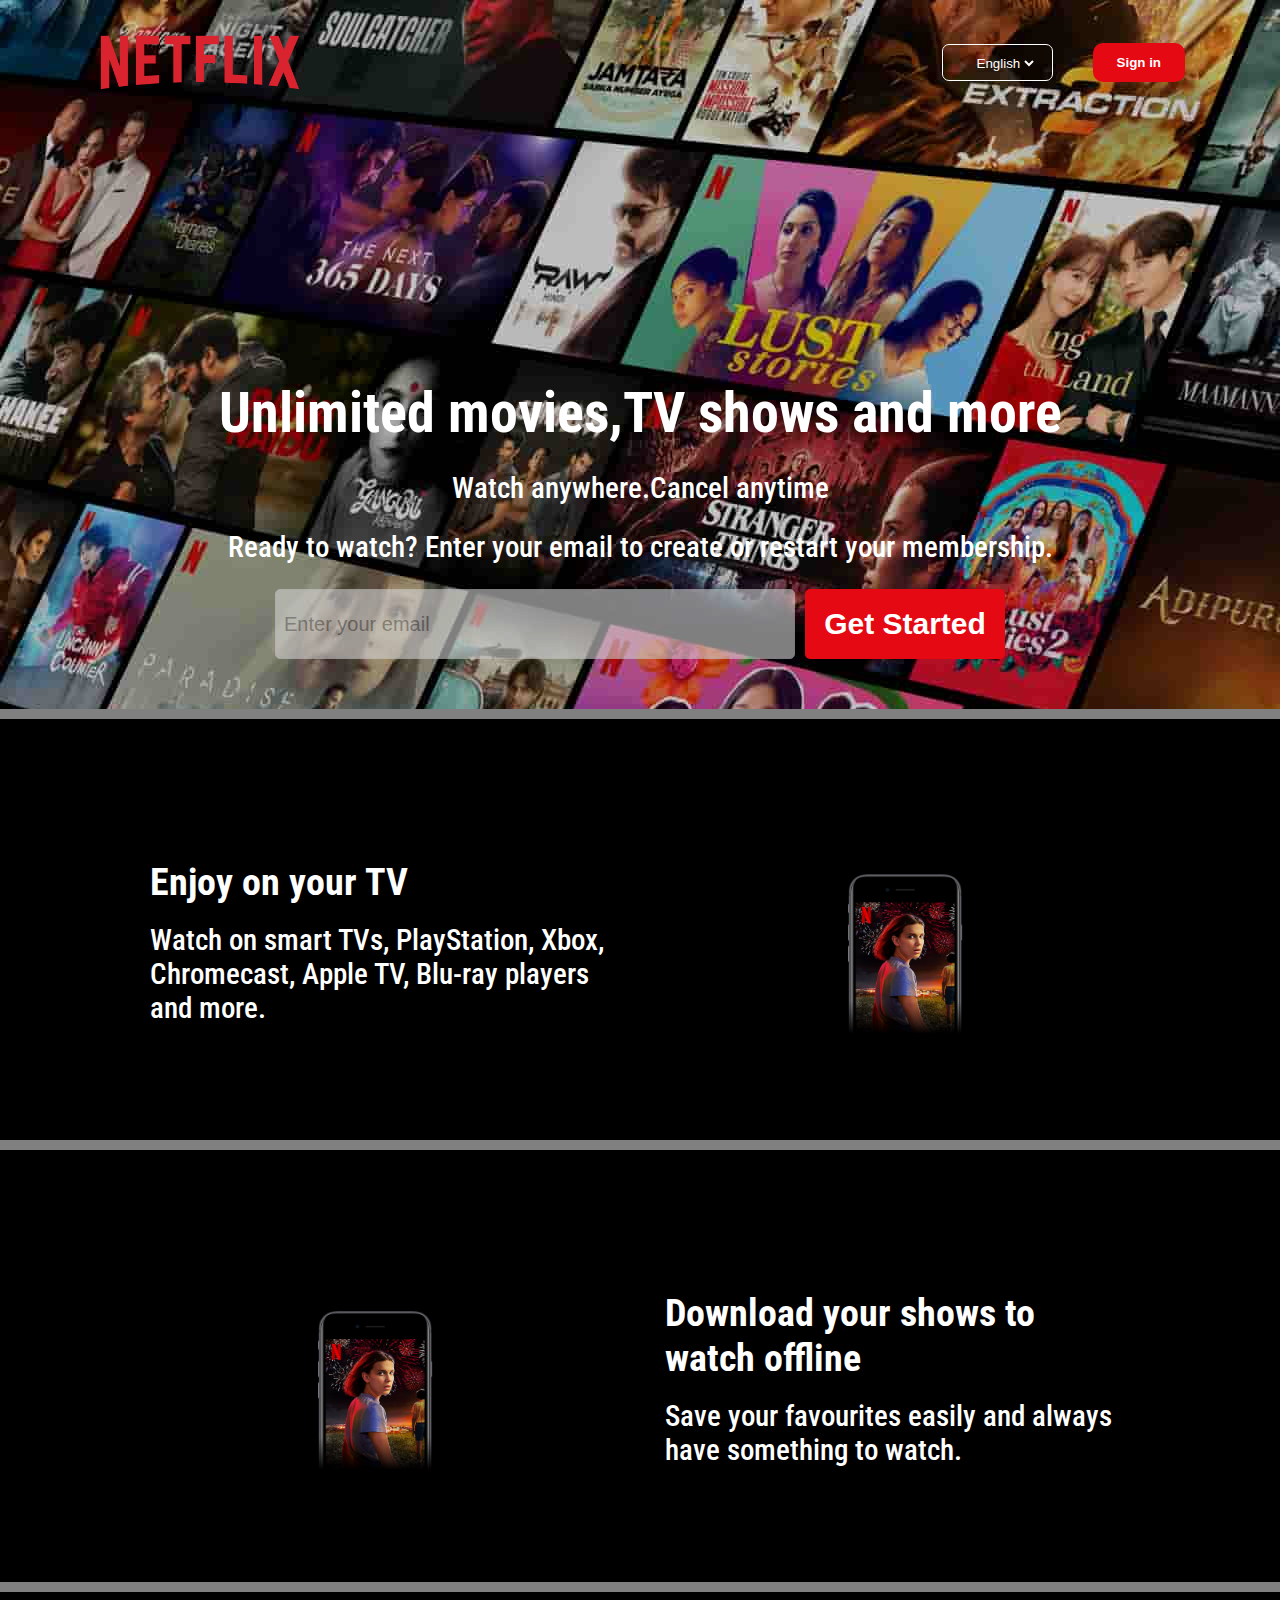
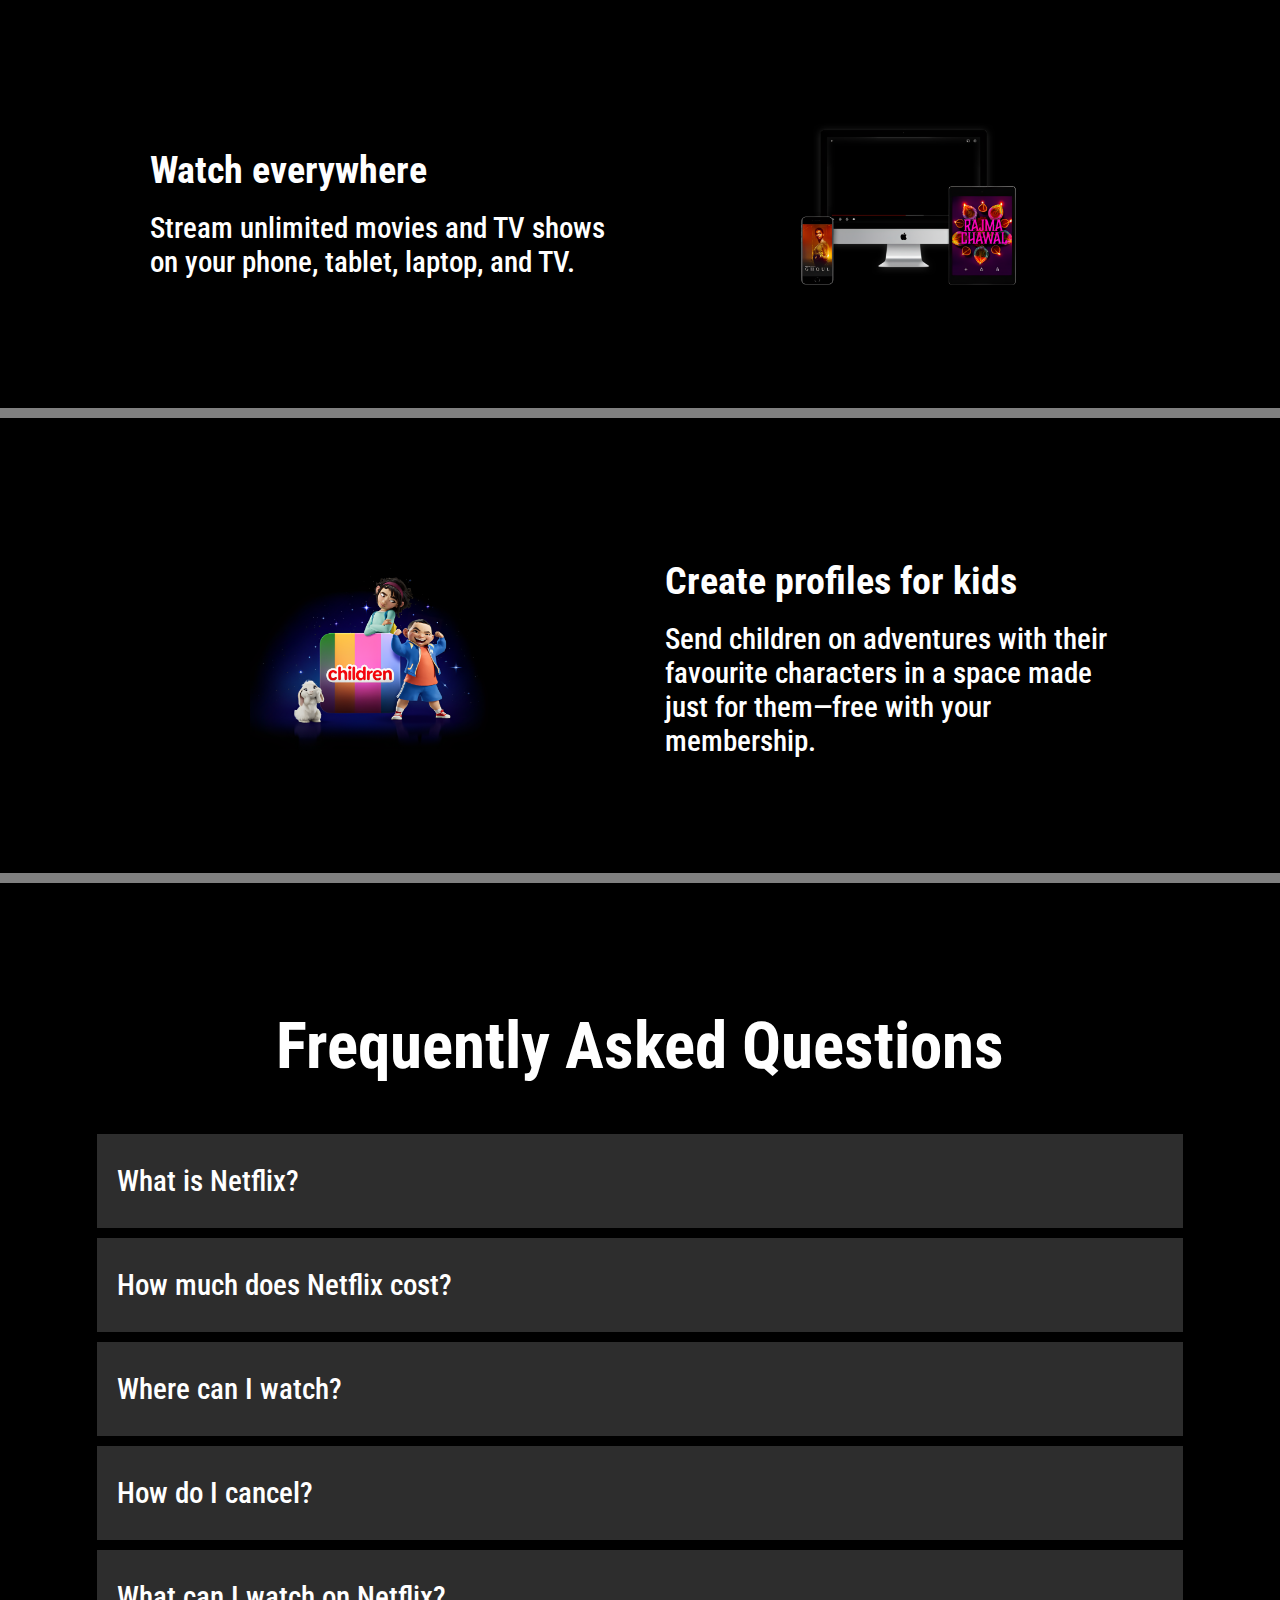
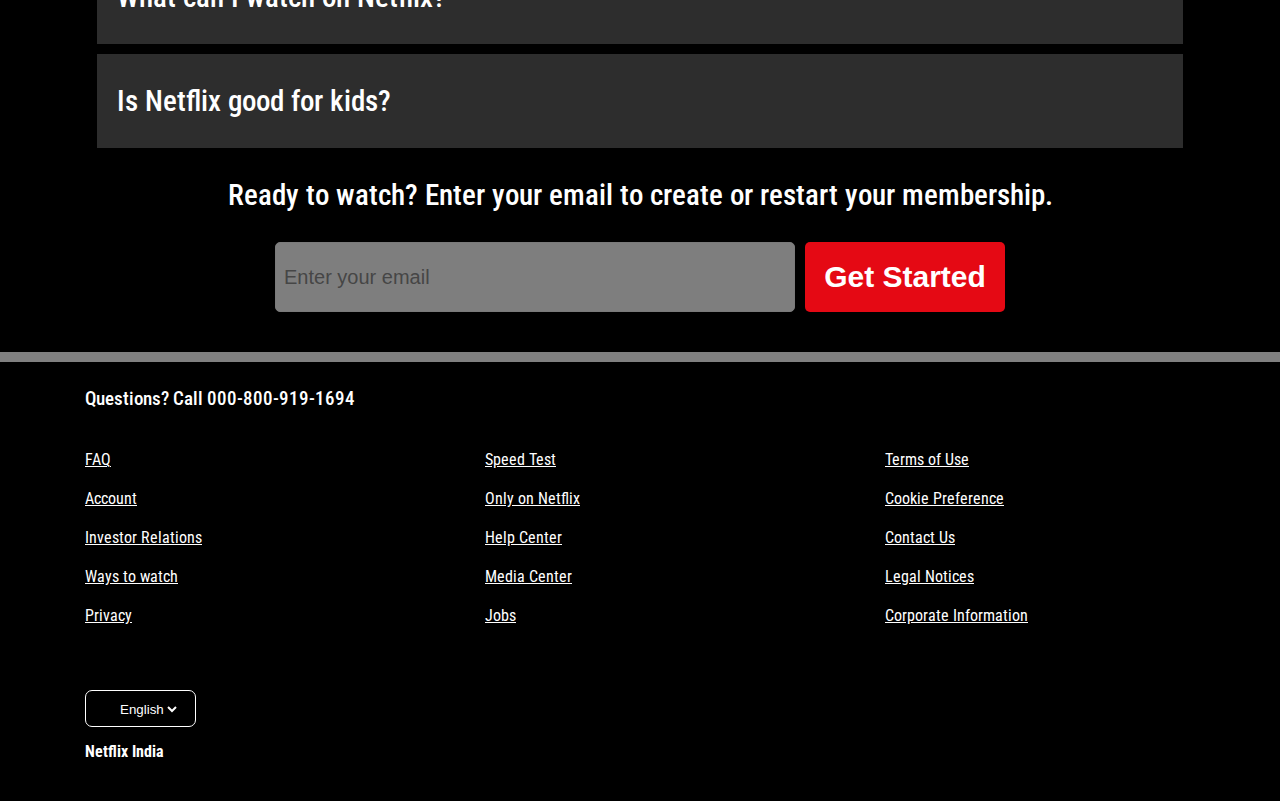
<file: index.html>
<!DOCTYPE html>
<html lang="en">
<head>
    <meta charset="UTF-8">
    <meta name="viewport" content="width=device-width, initial-scale=1.0">
    <title>Netflix</title>
    <link rel="preconnect" href="https://fonts.googleapis.com">
<link rel="preconnect" href="https://fonts.gstatic.com" crossorigin>
<link href="https://fonts.googleapis.com/css2?family=Roboto+Condensed:wght@300&display=swap" rel="stylesheet">
    <link rel="stylesheet" href="https://cdnjs.cloudflare.com/ajax/libs/font-awesome/6.4.0/css/all.min.css"
    integrity="sha512-iecdLmaskl7CVkqkXNQ/ZH/XLlvWZOJyj7Yy7tcenmpD1ypASozpmT/E0iPtmFIB46ZmdtAc9eNBvH0H/ZpiBw=="
    crossorigin="anonymous" referrerpolicy="no-referrer" />

    <link rel="stylesheet" href="style.css">
</head>
<body>
   

<div class="header">
    <nav>
        <div class="container main-nav flex">
            <img src="logo.png" alt="netflix_logo">
            <div class="lang-option flex">
                <div class="languge-selector flex">
                    <i class="fa-solid fa-globe"></i>
                    <div class="make">
                        <select id="language" name="language">
                            <option value="english">English</option>
                            <option value="hindi">Hindi</option>
                            <option value="french">French</option> 
                        </select>      
                    </div>    
                 </div>          
              <button class="button">Sign in</button>
            </div>                          
         </div>
    </nav>
    
    <section class="big-header-section container ">
        <div class="title flex">
            <h1>Unlimited movies,TV shows and more</h1>
            <p>Watch anywhere.Cancel anytime</p>
            <P>Ready to watch? Enter your email to create or restart your membership.</P>
            <div class="form-container flex">                
                    <input type="email" id="email" name="email" placeholder="Enter your email" required>
                    <input type="submit" value="Get Started">        
            </div>
        </div>
    </section>
</div>


<section class="feature-section">
    <div class="container flex fs-container1">
        <div class="left-side">
           <h2> Enjoy on your TV</h2>
           <br/>
           <p>Watch on smart TVs, PlayStation, Xbox, Chromecast, Apple TV, Blu-ray players and more.</p>
        </div>
        <div class="right-side">
            <img src="./milly.jpg" alt="mobile image">
        </div>
    </div>
</section>


<section class="feature-section">
    <div class="container flex fs-container2">
        <div class="left-side">
           <h2>Download your shows to watch offline</h2>
           <br/>
           <p>Save your favourites easily and always have something to watch.</p>
        </div>
        <div class="right-side">
            <img src="./milly.jpg" alt="mobile image">
        </div>
    </div>
</section>


<section class="feature-section">
    <div class="container flex fs-container1">
        <div class="left-side">
           <h2>Watch everywhere</h2>
           <br/>
           <p>Stream unlimited movies and TV shows on your phone, tablet, laptop, and TV.</p>
        </div>
        <div class="right-side">
            <img src="./device-pile-in.png" alt="mobile image">
        </div>
    </div>
</section>


<section class="feature-section">
    <div class="container flex fs-container2">
        <div class="left-side">
           <h2>Create profiles for kids</h2>
           <br/>
           <p>Send children on adventures with their favourite characters in a space made just for them—free with your membership.</p>
        </div>
        <div class="right-side">
            <img src="./childrenimage.png" alt="mobile image">
        </div>
    </div>
</section>

<section class="Faq-section">
    <div class="container flex Faq-section-container">
        <div class="faq-title">
            <h2>Frequently Asked Questions</h2>
        </div>
        <div class="Questions ">
            <div class="que flex"><p>What is Netflix?</p><i class="fa-solid fa-plus"></i></div>
            <div class="que flex"><p>How much does Netflix cost?</p><i class="fa-solid fa-plus"></i></div>
            <div class="que flex"><p>Where can I watch?</p><i class="fa-solid fa-plus"></i></div>
            <div class="que flex"><p>How do I cancel?</p><i class="fa-solid fa-plus"></i></div>
            <div class="que flex"><p>What can I watch on Netflix?</p><i class="fa-solid fa-plus"></i></div>
            <div class="que flex"><p>Is Netflix good for kids?</p><i class="fa-solid fa-plus"></i></div>
        </div>
        <div class="sign-up flex">
            <p>Ready to watch? Enter your email to create or restart your membership.</p>
            <div class="form-container flex ">                
                <input type="email" id="email" name="email" placeholder="Enter your email" required>
                <input type="submit" value="Get Started">        
            </div>
        </div>             
    </div>
</section>


<footer class="footer">
    <div class="container flex footer-container">
        <p>Questions? Call 000-800-919-1694</p>
        <div class="footer-section flex">
            <a href="#">FAQ</a>
            <a href="#">Account</a>
            <a href="#">Investor Relations</a>
            <a href="#">Ways to watch</a>
            <a href="#">Privacy</a>
            <a href="#">Speed Test</a>
            <a href="#">Only on Netflix</a>
            <a href="#">Help Center</a>
            <a href="#">Media Center</a>
            <a href="#">Jobs</a>
            <a href="#">Terms of Use</a>
            <a href="#">Cookie Preference</a>
            <a href="#">Contact Us</a>
            <a href="#">Legal Notices</a>
            <a href="#">Corporate Information</a>
        </div>
        <div class="languge-selector flex">
            <i class="fa-solid fa-globe"></i>
            <div class="make">
                <select id="language" name="language">
                    <option value="english">English</option>
                    <option value="hindi">Hindi</option>
                    <option value="french">French</option> 
                </select>      
            </div>    
        </div>   
        <div class="div"><h4>Netflix India</h4></div>
    </div>
</footer>
    
</body>
</html>
</file>
<file: style.css>
* {
    margin: 0;
    padding: 0;
    box-sizing: border-box;
}

:root{
    --primary-text-color: white;
    --padding-inline-section: 20px;
}

body {
    font-family: 'Roboto Condensed', sans-serif;
    color: var(--primary-text-color);
    background-color: black;
}

h1 {
    font-size: 3.5rem;
    color:var(--primary-text-color);
    font-weight: bold;
}

h2 {
    font-size: 2.4rem;
}

h3 {
    font-size: 1.5rem;
}

p {
    font-size: 1.8rem;
    font-weight: 500;
}

a {
    text-decoration: none;
    display: inline-block;
}

ul {
    list-style: none;
}

.button {
    background-color: #e50914;
    border: 0.5px;
    border-radius: 10px;
    font-weight: bold;
    color: white !important;
    padding: 12px 24px;
    /* box-shadow: 0 0 2px var(--secondary-text-color); */
    transition: 0.2s ease-out;
    text-align: center;
}

.button:hover {
    background-color: #c11119;
}

.flex {
    display: flex;
    align-items: center;
}

.container {
    max-width: 1150px;
    margin-inline: auto;
    padding-inline: var(--padding-inline-section);
    overflow: hidden;
}

/* navbar */



nav {
    /* background-color: black; */
    height: 100px;
}

img {
    max-width: 250px;
}

.main-nav {
    justify-content: space-between;
    align-items: center;
    padding: 10px;
}

.lang-option {
    display: flex;
    align-items: center;
    margin-right: 20px;
    gap: 40px;
}
   

.main-nav h1 {
    text-align: left;
    margin: 0;
}

select {
    background-color: transparent;
}

   

.languge-selector {
    gap: 15px;
    border: 0.5px solid white;
    padding-inline: 15px;
    padding-block: 8px;
    border-radius: 7px;
}

.languge-selector:hover {
    border: solid white;
}



#language {
    /* background-color: black; */
    color: white;
    border: none;
}


/* big header section */

.big-header-section {
    /* background-color: black; */
    margin-top: 240px;
    padding: 40px;
}

.title {
    flex-direction: column;
    align-items: center;  
    justify-content: center;
    gap: 25px;
}


.form-container {
    text-align: center;
    gap: 10px;
}

input[type="email"] {
    background-color: lightgray;
    opacity: 0.6;
    /* opacity: 0.5; */
}


input[type="email"], input[type="submit"] {
    display: block;
    height: 50px;
    margin-bottom: 10px;
}

input[type="email"], input[type="submit"] {
    width: 520px;
    height: 70px;
    padding: 8px;
    border: 1px solid #ccc;
    border-radius: 5px;
    font-size: 20px;
}

input[type="submit"] {
    width: 200px;
    /* display: inline; */
    background-color:  #e50914;
    color: white;
    font-size: 30px;
    border: none;
    cursor: pointer;
    padding: 8px 16px;
    border-radius: 5px;
    font-weight: bold;
}

input[type="submit"]:hover {
     background-color: #c11119;
}


.header {
    background-image: url("netflix\ logo.jpg");
    border-bottom: 10px solid gray;
}

/* feature section */

.feature-section {
    margin-block: 75px;
    border-bottom: 10px solid grey;
}

.fs-container1 {
    flex-direction: row;
    margin-bottom: 50px;
    gap: 50px;
   
}

.fs-container2 {
    flex-direction: row-reverse;
    margin-bottom: 50px;
    gap: 50px;
}


.left-side {
    width: 565px;
    margin: 15px;
    padding: 50px;
    gap: 15px;
}

.right-side {
    padding: 50px;
}

/* Faq section */

.Faq-section {
    border-bottom: 10px solid grey;
}

.Faq-section-container {
    flex-direction: column;
    padding-block: 30px;
    margin-top: 15px;
    justify-content: center;
}

.faq-title {
    padding: 20px;
}

.faq-title h2 {
    font-size: 65px;
}

.Questions {
    padding-top: 20px;
}

.que {
    width: 1086px;
    background-color: #2d2d2d;
    margin: 10px;
    padding: 30px 40px 30px 20px;
    justify-content: space-between;
    transition: 1.5 ease-in-out;
}

.que:hover {
    border: 1px solid white;
}

.sign-up {
    flex-direction: column;
    margin-top: 20px;
    gap: 30px;
    justify-content: center;
    align-items: center;
}

/* footer */

.footer {
    margin-block: 25px;
}

.footer p {
    font-size: 1.2rem;
    /* text-align: start; */
}
   


.footer-container {
    flex-direction: column;
    align-items: flex-start;
}

.footer-section {
    flex-wrap: wrap;
    gap: 20px;
    flex-direction: column;
    height: 200px;
    margin-block: 40px;
    /* align-items: start; */
 
}

a {
    width: 380px;
    color: white;
    text-decoration: underline;
}

.div {
    margin-block: 15px;
}
</file>
